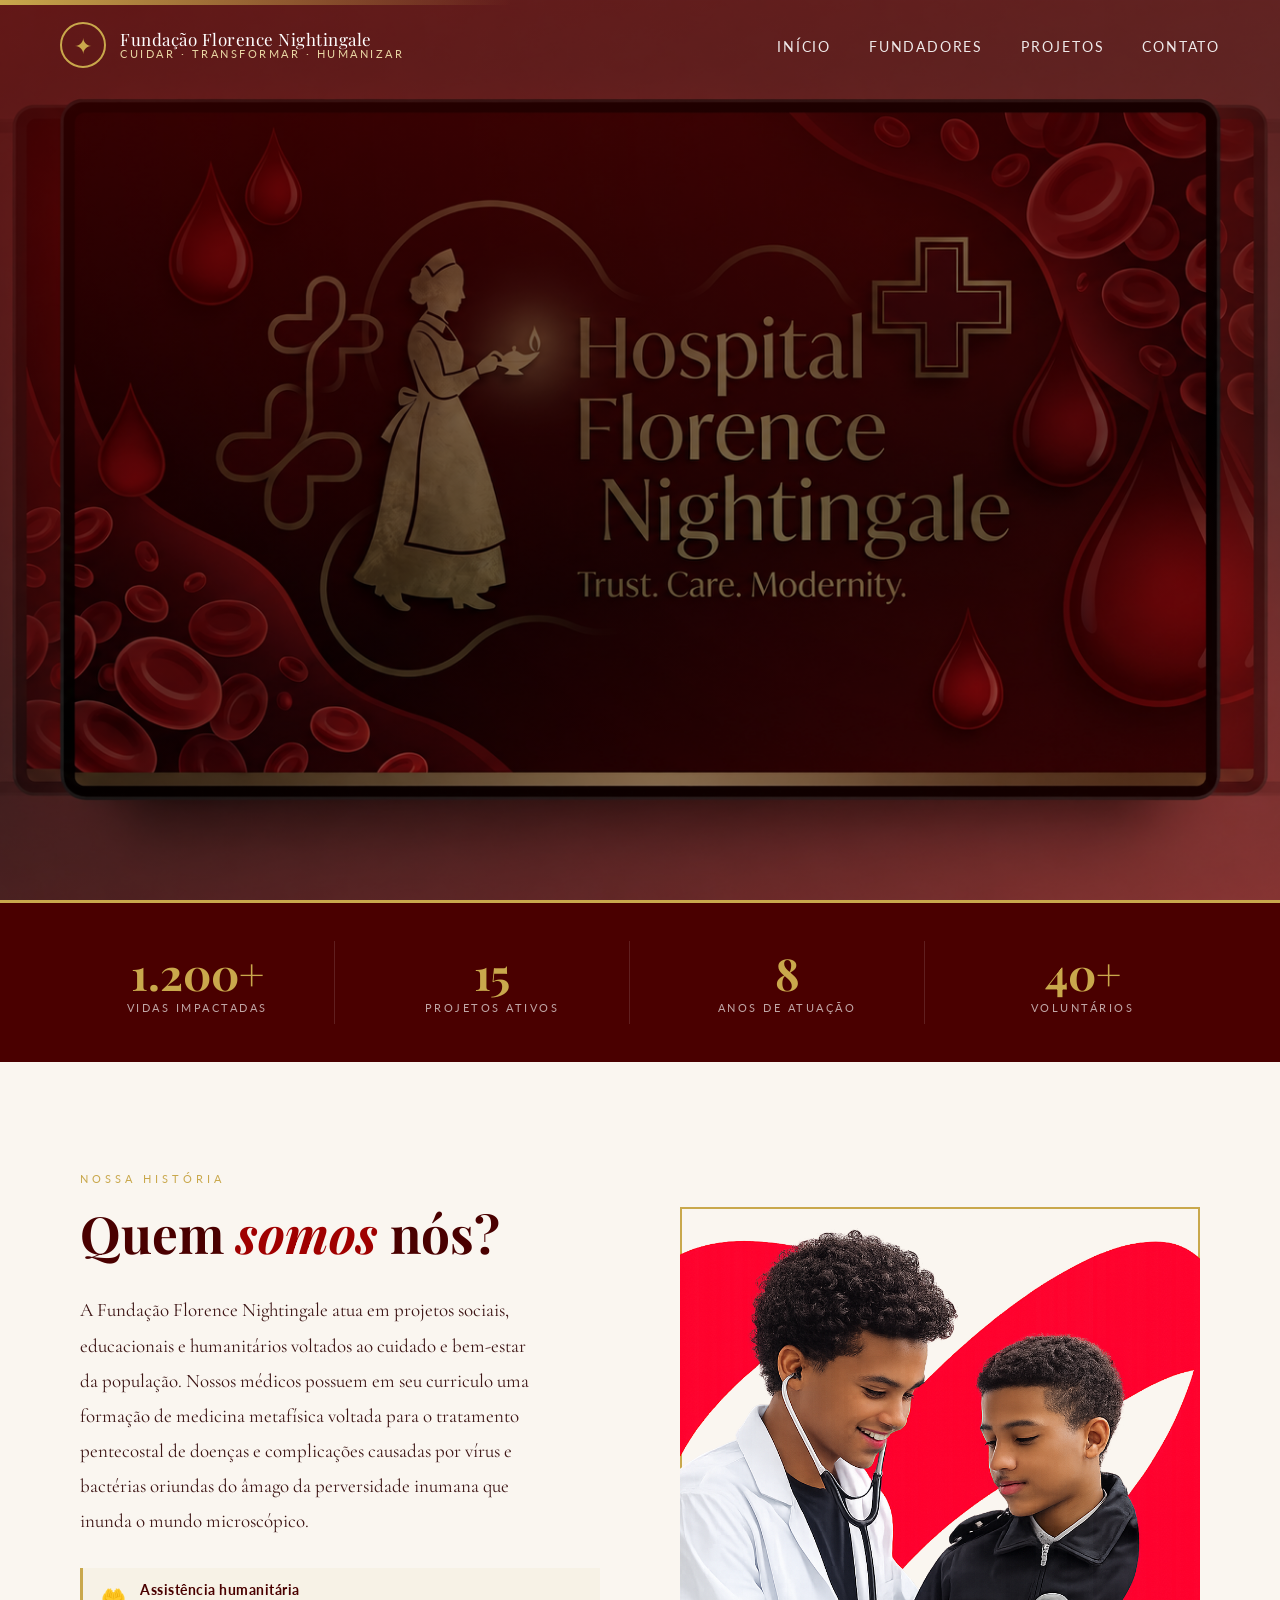
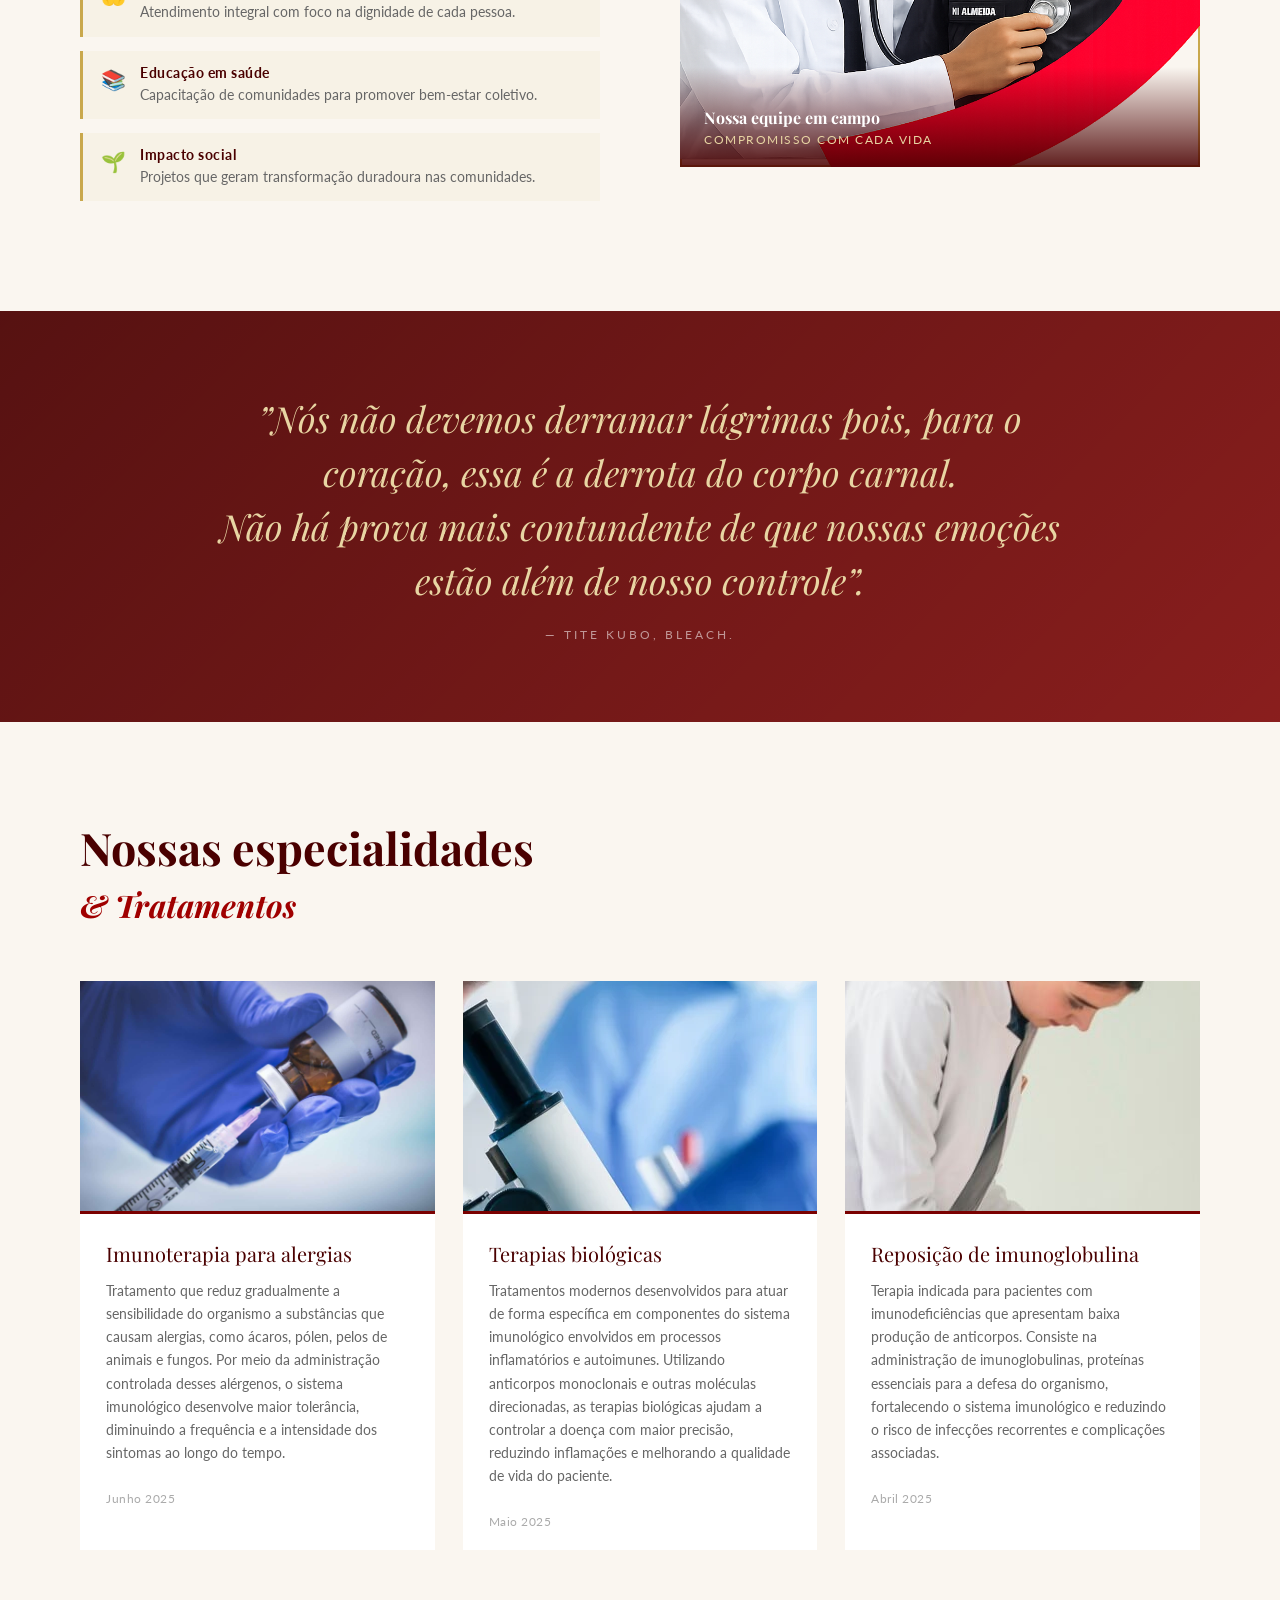
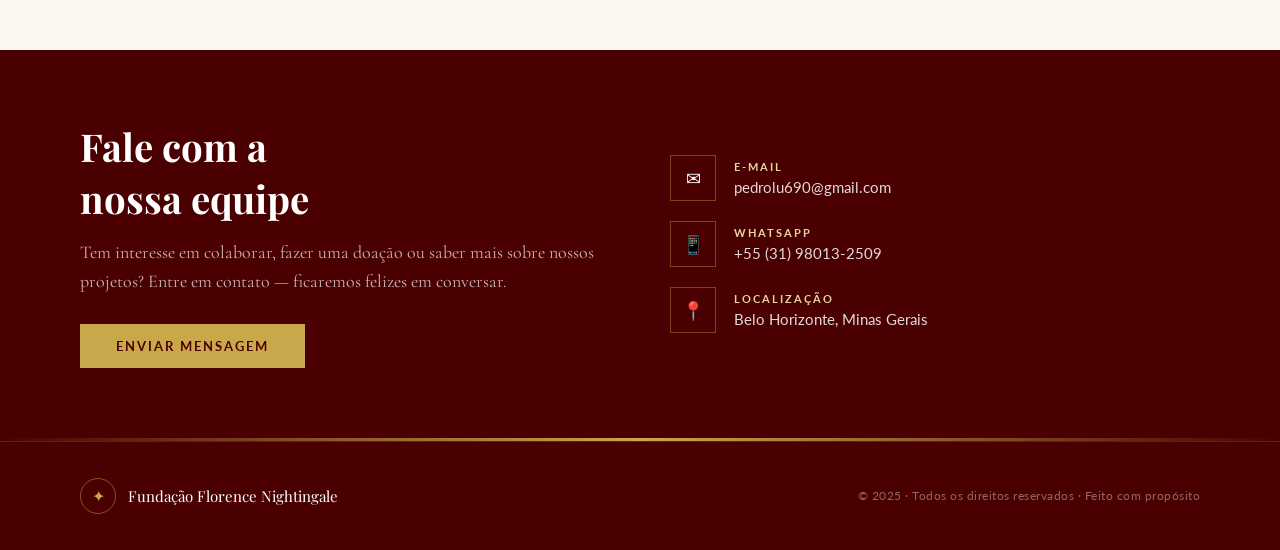
<file: index.html>
<!DOCTYPE html>
<html lang="pt-BR">

<head>
    <meta charset="UTF-8">
    <meta name="viewport" content="width=device-width, initial-scale=1.0">
    <title>Fundação Florence Nightingale</title>
    <link
        href="https://fonts.googleapis.com/css2?family=Playfair+Display:ital,wght@0,400;0,700;1,400&family=Cormorant+Garamond:wght@300;400;600&family=Lato:wght@300;400;700&display=swap"
        rel="stylesheet">

        <link rel = "stylesheet" href="css/css.css">
</head>

<body>

    <header id="header">
        <div class="logo-area">
            <div class="logo-icon">✦</div>
            <div class="logo-text">
                <span>Fundação Florence Nightingale</span>
                <span>Cuidar · Transformar · Humanizar</span>
            </div>
        </div>

          <nav>
            <ul>
                <li><a href="index.html">Início</a></li>
                <li><a href="fundadores.html">Fundadores</a></li>
                <li><a href="projeto.html">Projetos</a></li>
                <li><a href="#contato">Contato</a></li>
            </ul>
        </nav>

        <div class="hamburger" id="hamburger" aria-label="Menu" role="button" tabindex="0">
            <span></span><span></span><span></span>
        </div>
    </header>

    <div class="mobile-nav" id="mobileNav">
        <ul>
            <li><a href="index.html" class="mobile-link">Início</a></li>
            <li><a href="fundadores.html" class="mobile-link">Fundadores</a></li>
            <li><a href="projeto.html" class="mobile-link">Projetos</a></li>
            <li><a href="#contato" class="mobile-link">Contato</a></li>
        </ul>
    </div>

    <section class="hero" id="inicio">
    </section>

    <div class="stats-strip reveal">
        <div class="stat-item">
            <div class="stat-number">1.200+</div>
            <div class="stat-label">Vidas impactadas</div>
        </div>
        <div class="stat-item">
            <div class="stat-number">15</div>
            <div class="stat-label">Projetos ativos</div>
        </div>
        <div class="stat-item">
            <div class="stat-number">8</div>
            <div class="stat-label">Anos de atuação</div>
        </div>
        <div class="stat-item">
            <div class="stat-number">40+</div>
            <div class="stat-label">Voluntários</div>
        </div>
    </div>

    <section id="sobre" style="background: var(--cream);">
        <div class="section-quemsomos">
            <div class="reveal">
                <div class="section-label">Nossa história</div>
                <h2>Quem <em>somos</em> nós?</h2>
                <p>
                    A Fundação Florence Nightingale atua em projetos sociais,<br>
                    educacionais e humanitários voltados ao cuidado e bem-estar<br>
                    da população. Nossos médicos possuem em seu curriculo uma<br> formação de
                    medicina metafísica voltada para o tratamento<br> pentecostal de doenças
                    e complicações causadas por vírus e <br>bactérias oriundas do âmago da
                    perversidade inumana que<br> inunda o mundo microscópico.
                </p>

                <div class="values-list">
                    <div class="value-item">
                        <span class="value-icon">🤲</span>
                        <div class="value-text">
                            <strong>Assistência humanitária</strong>
                            <span>Atendimento integral com foco na dignidade de cada pessoa.</span>
                        </div>
                    </div>
                    <div class="value-item">
                        <span class="value-icon">📚</span>
                        <div class="value-text">
                            <strong>Educação em saúde</strong>
                            <span>Capacitação de comunidades para promover bem-estar coletivo.</span>
                        </div>
                    </div>
                    <div class="value-item">
                        <span class="value-icon">🌱</span>
                        <div class="value-text">
                            <strong>Impacto social</strong>
                            <span>Projetos que geram transformação duradoura nas comunidades.</span>
                        </div>
                    </div>
                </div>
            </div>

            <div class="image-frame reveal">
                <img src="imagens/imagem1.png" alt="Equipe da Fundação Florence Nightingale">
                <div class="image-caption">
                    <strong>Nossa equipe em campo</strong>
                    <span>Compromisso com cada vida</span>
                </div>
            </div>
        </div>
    </section>

    <div class="mission-break reveal">
        <blockquote>
            ”Nós não devemos derramar lágrimas pois, para o coração, essa é a derrota do corpo carnal.<br>
            Não há prova mais contundente de que nossas emoções estão além de nosso controle”.
        </blockquote>
        <cite>— Tite Kubo, Bleach.</cite>
    </div>

    <section class="noticias-section" id="projetos">
        <div class="section-header reveal">
            <h2>Nossas especialidades<br><em
                    style="font-family:'Playfair Display',serif; color:var(--crimson-light); font-style:italic; font-size:.7em;">&
                    Tratamentos</em></h2>
        </div>

        <div class="cards-grid">
            <div class="card reveal">
                <div class="card-img-wrap">
                    <img src="imagens/imunoterapia.jpg" alt="Imunoterapia" class="card-img">
                </div>
                <div class="card-body">
                    <div class="card-title">Imunoterapia para alergias</div>
                    <p class="card-excerpt">Tratamento que reduz gradualmente a sensibilidade do organismo a substâncias
                        que causam alergias, como ácaros, pólen, pelos de animais e fungos. Por meio da administração
                        controlada desses alérgenos, o sistema imunológico desenvolve maior tolerância, diminuindo a
                        frequência e a intensidade dos sintomas ao longo do tempo.</p>
                </div>
                <div class="card-footer">
                    <span class="card-date">Junho 2025</span>
                </div>
            </div>

            <div class="card reveal" style="transition-delay:.1s">
                <div class="card-img-wrap">
                    <div class="card-img"
                        style="background: linear-gradient(135deg,#7a0000,#a00000); display:flex; align-items:center; justify-content:center; font-size:52px;">
                        <img src="imagens/terapiabio.webp">
                    </div>
                </div>
                <div class="card-body">
                    <div class="card-title">Terapias biológicas</div>
                    <p class="card-excerpt">Tratamentos modernos desenvolvidos para atuar de forma específica em
                        componentes do sistema imunológico envolvidos em processos inflamatórios e autoimunes.
                        Utilizando anticorpos monoclonais e outras moléculas direcionadas, as terapias biológicas ajudam
                        a controlar a doença com maior precisão, reduzindo inflamações e melhorando a qualidade de vida
                        do paciente.</p>
                </div>
                <div class="card-footer">
                    <span class="card-date">Maio 2025</span>
                </div>
            </div>

            <div class="card reveal" style="transition-delay:.2s">
                <div class="card-img-wrap">
                    <div class="card-img"
                        style="background: linear-gradient(135deg,#4a0000,#7a0000); display:flex; align-items:center; justify-content:center; font-size:52px;">
                        <img src="imagens/imunoglobulina.jpeg">
                    </div>
                </div>
                <div class="card-body">
                    <div class="card-title">Reposição de imunoglobulina</div>
                    <p class="card-excerpt">Terapia indicada para pacientes com imunodeficiências que apresentam baixa
                        produção de anticorpos. Consiste na administração de imunoglobulinas, proteínas essenciais para
                        a defesa do organismo, fortalecendo o sistema imunológico e reduzindo o risco de infecções
                        recorrentes e complicações associadas.</p>
                </div>
                <div class="card-footer">
                    <span class="card-date">Abril 2025</span>
                </div>
            </div>
        </div>
    </section>

    <section class="contact-strip reveal" id="contato">
        <div class="contact-left">
            <h2>Fale com a<br>nossa equipe</h2>
            <p>Tem interesse em colaborar, fazer uma doação ou saber mais sobre nossos projetos? Entre em contato —
                ficaremos felizes em conversar.</p>
            <div style="margin-top:28px;">
                <a href="mailto:pedrolu690@gmail.com" class="btn-primary">Enviar mensagem</a>
            </div>
        </div>

        <div class="contact-info">
            <div class="contact-item">
                <div class="contact-item-icon">✉</div>
                <div class="contact-item-text">
                    <strong>E-mail</strong>
                    <span>pedrolu690@gmail.com</span>
                </div>
            </div>
            <div class="contact-item">
                <div class="contact-item-icon">📱</div>
                <div class="contact-item-text">
                    <strong>WhatsApp</strong>
                    <span>+55 (31) 98013-2509</span>
                </div>
            </div>
            <div class="contact-item">
                <div class="contact-item-icon">📍</div>
                <div class="contact-item-text">
                    <strong>Localização</strong>
                    <span>Belo Horizonte, Minas Gerais</span>
                </div>
            </div>
        </div>
    </section>

    <div class="footer-gold-line"></div>
    <footer>
        <div class="footer-brand">
            <div class="footer-brand-icon">✦</div>
            <div class="footer-brand-text">Fundação Florence Nightingale</div>
        </div>
        <p class="footer-copy">© 2025 · Todos os direitos reservados · Feito com propósito</p>
    </footer>

    <script>

        // Scrollar
        const header = document.getElementById("header");
        let lastScroll = 0;

        window.addEventListener("scroll", () => {
            const current = window.pageYOffset;
            header.classList.toggle("scrolled", current > 50);
            header.classList.toggle("hide", current > lastScroll && current > 120);
            lastScroll = current;
        });

        // menu barrinha
        const hamburger = document.getElementById("hamburger");
        const mobileNav = document.getElementById("mobileNav");

        hamburger.addEventListener("click", () => {
            hamburger.classList.toggle("active");
            mobileNav.classList.toggle("open");
        });

        document.querySelectorAll(".mobile-link").forEach(link => {
            link.addEventListener("click", () => {
                hamburger.classList.remove("active");
                mobileNav.classList.remove("open");
            });
        });

        const observer = new IntersectionObserver((entries) => {
            entries.forEach(e => {
                if (e.isIntersecting) {
                    e.target.classList.add("visible");
                    observer.unobserve(e.target);
                }
            });
        }, { threshold: 0.12 });

        document.querySelectorAll(".reveal").forEach(el => observer.observe(el));
    </script>
</body>

</html>
</file>
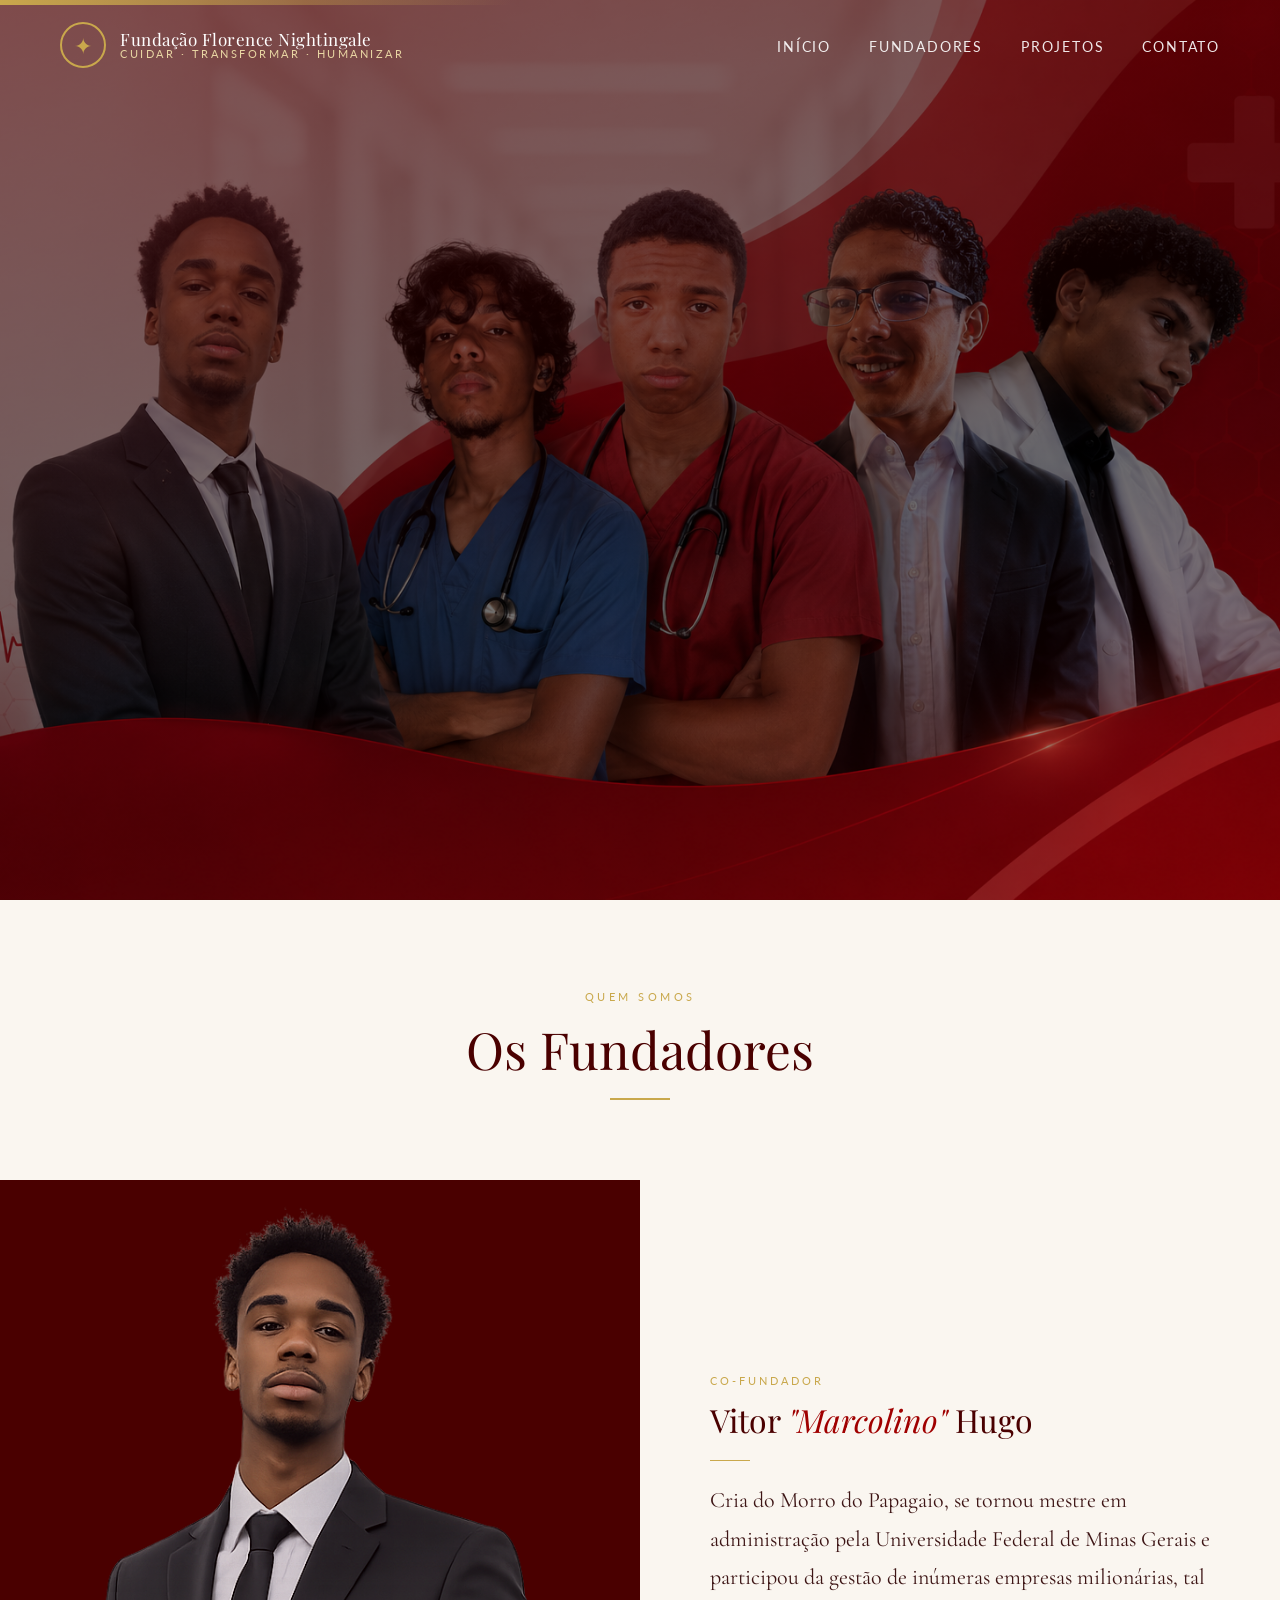
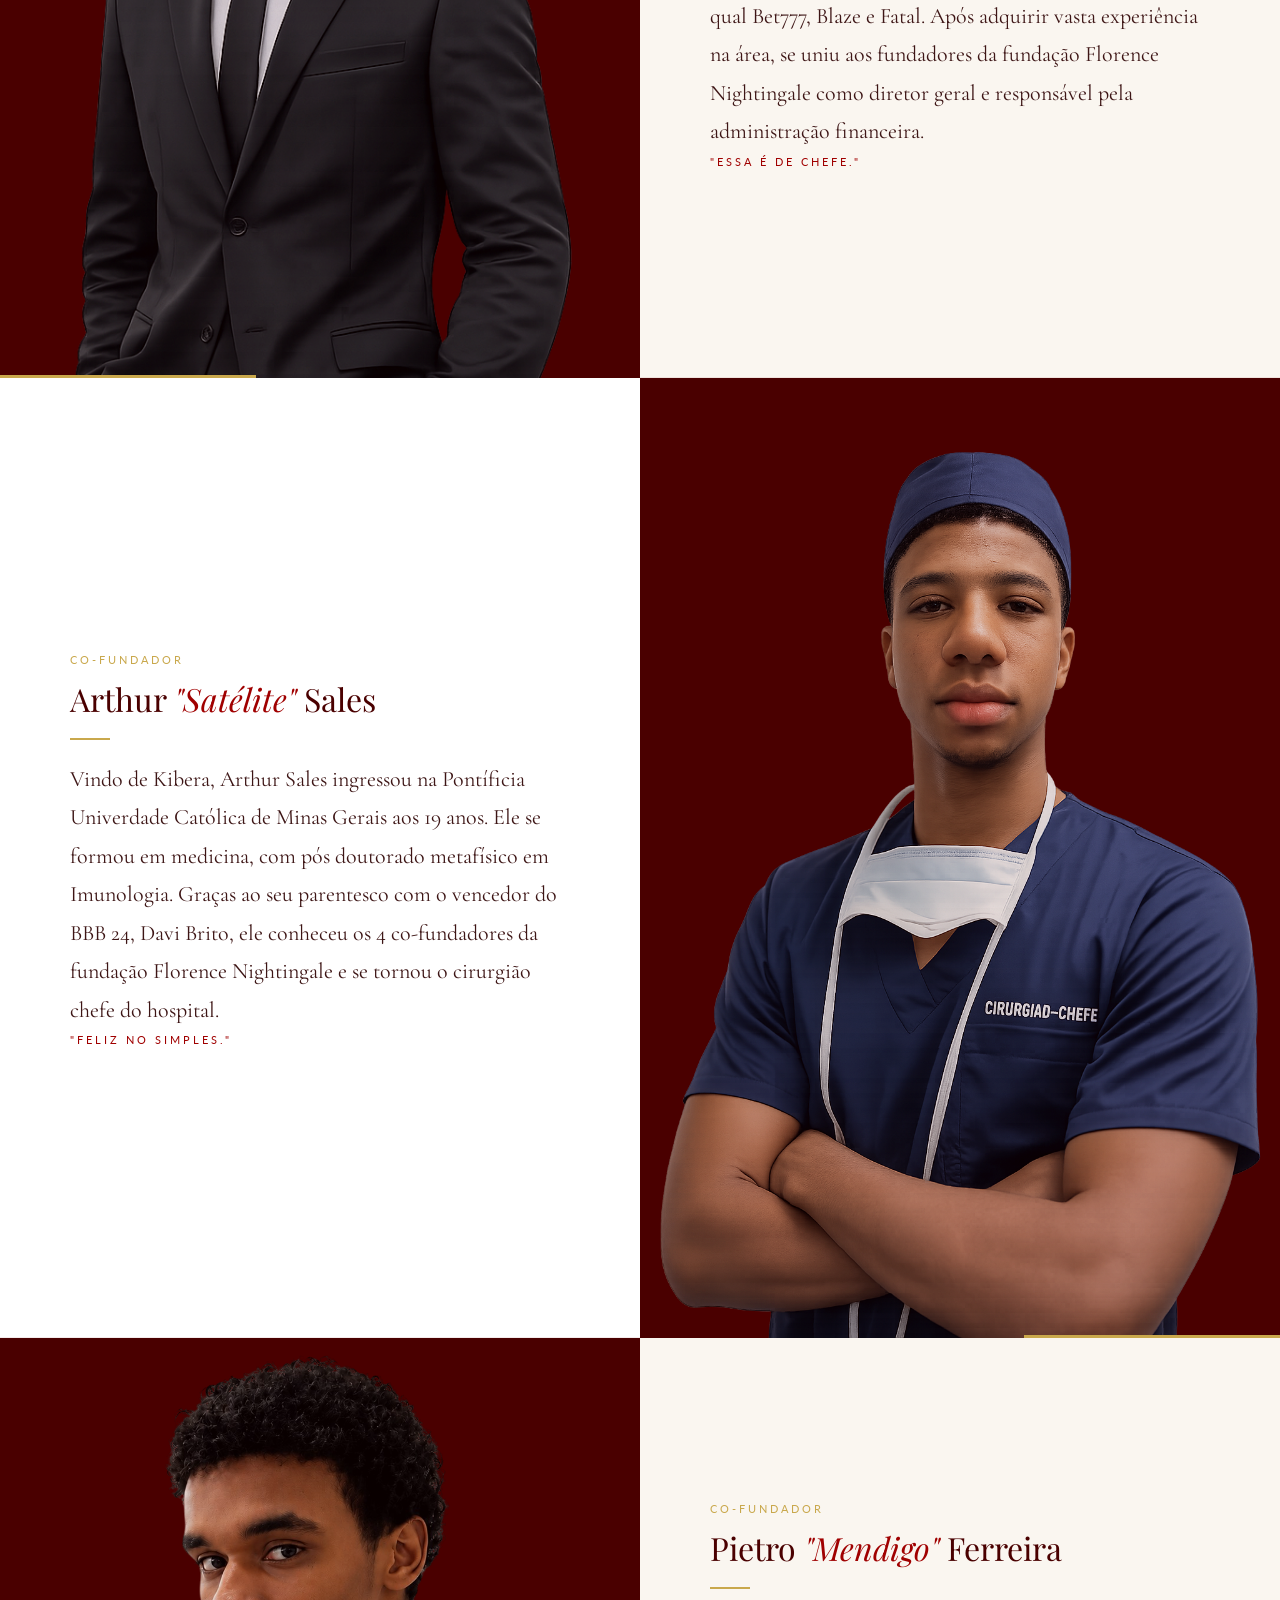
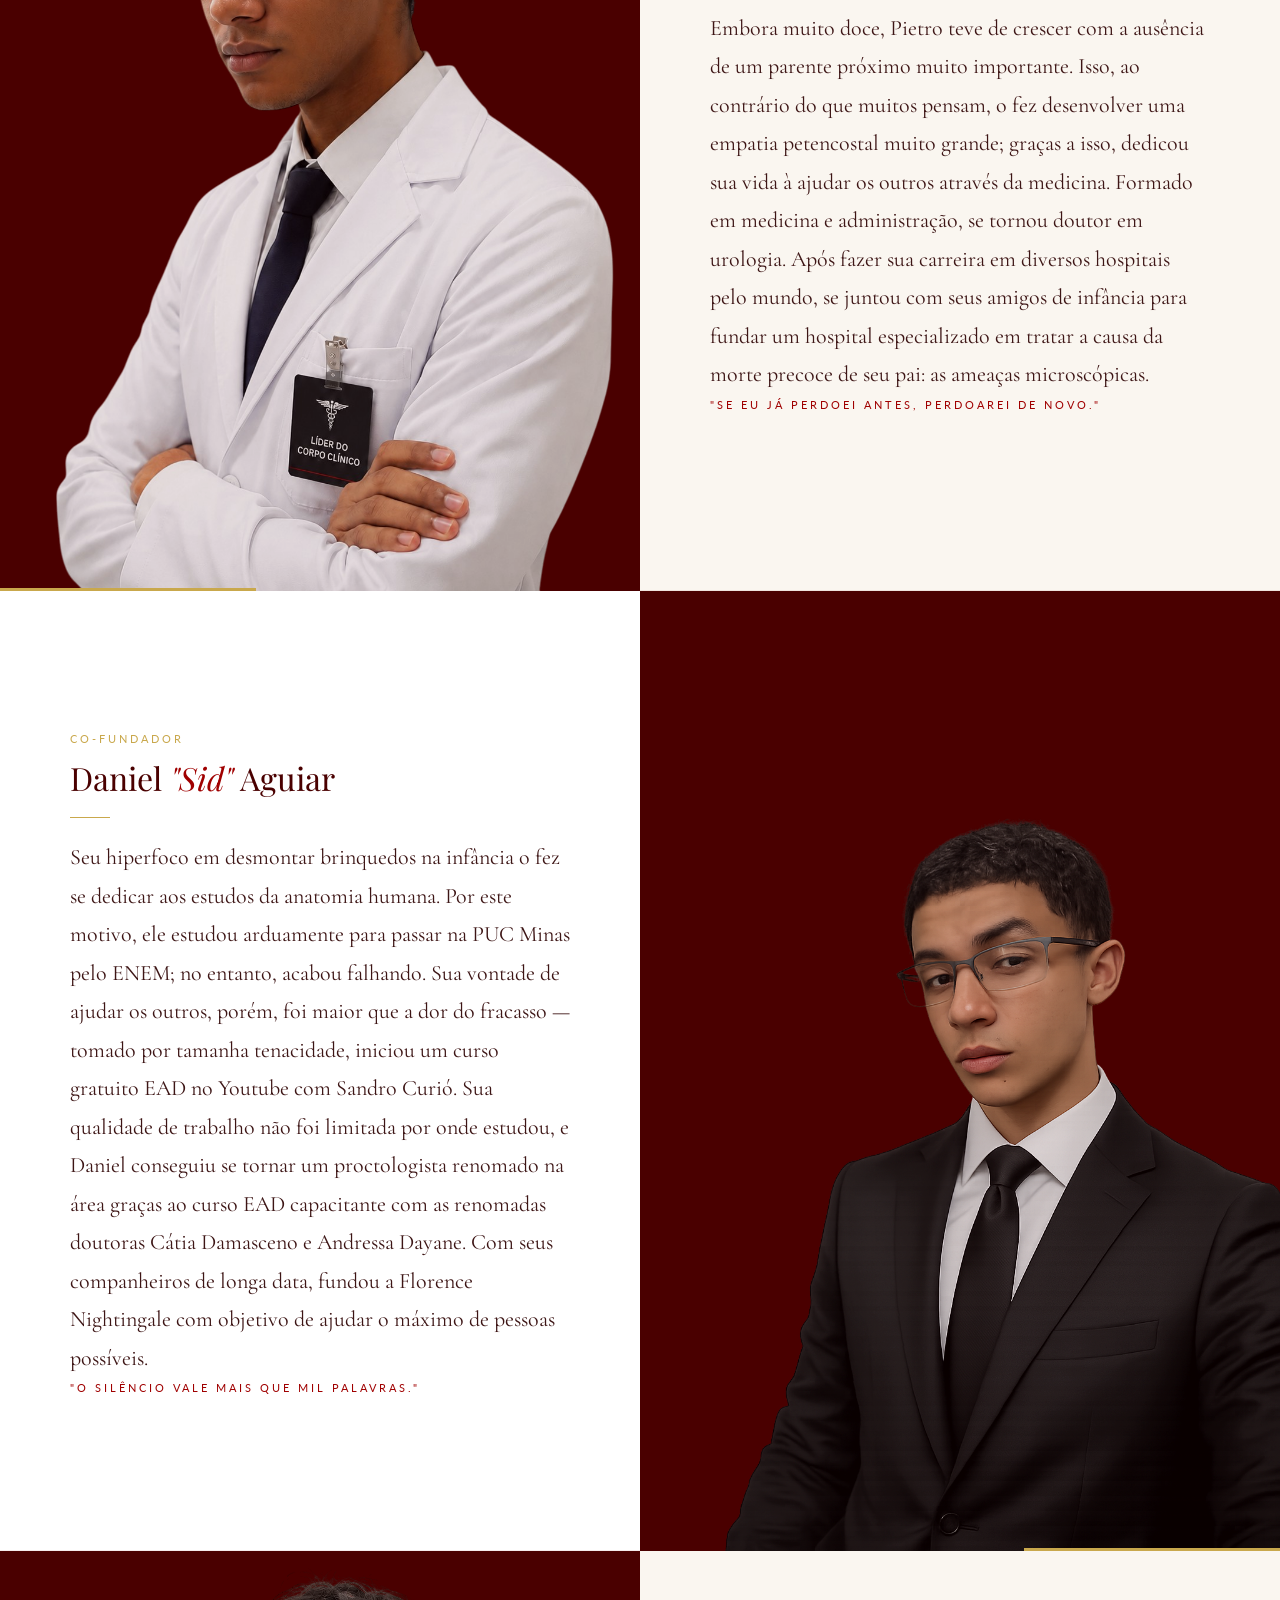
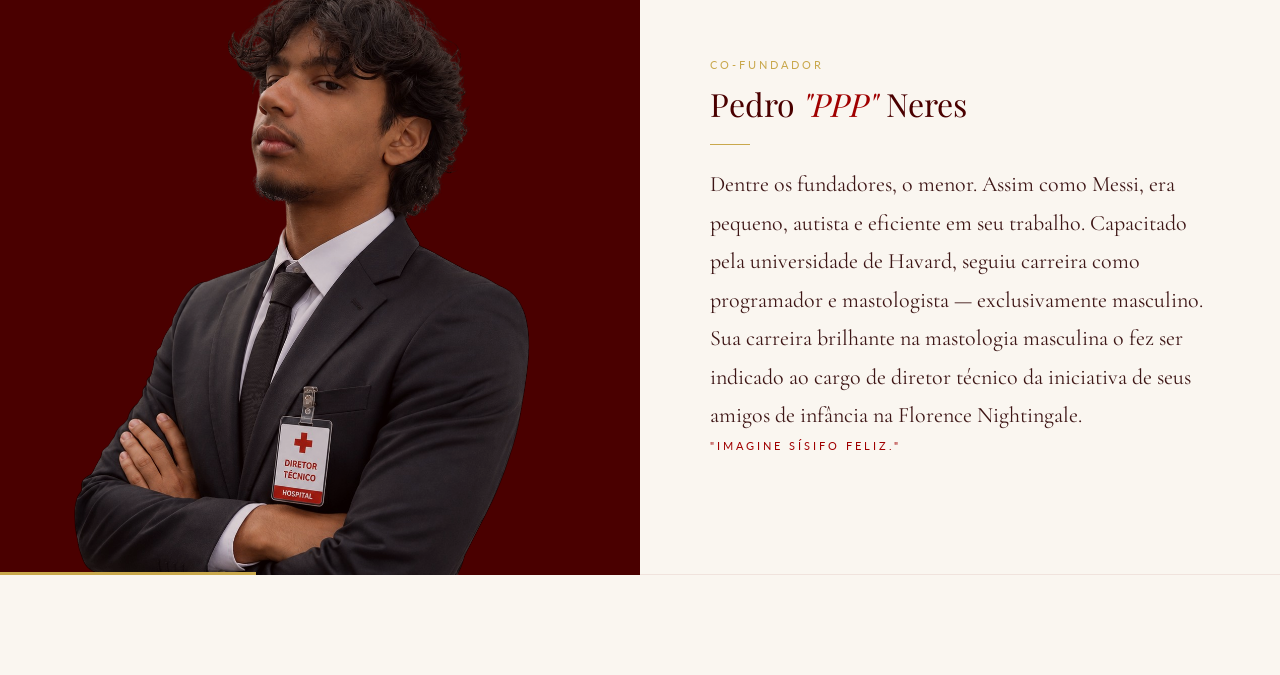
<file: fundadores.html>
<!DOCTYPE html>
<html lang="pt-BR">

<head>
    <meta charset="UTF-8">
    <meta name="viewport" content="width=device-width, initial-scale=1.0">
    <title>Fundação Florence Nightingale</title>
    <link
        href="https://fonts.googleapis.com/css2?family=Playfair+Display:ital,wght@0,400;0,700;1,400&family=Cormorant+Garamond:wght@300;400;600&family=Lato:wght@300;400;700&display=swap"
        rel="stylesheet">

    <link rel="stylesheet" href="css/css.css">

    <style>

 
    </style>
</head>

<BODY>

    <header id="header">
        <div class="logo-area">
            <div class="logo-icon">✦</div>
            <div class="logo-text">
                <span>Fundação Florence Nightingale</span>
                <span>Cuidar · Transformar · Humanizar</span>
            </div>
        </div>

        <nav>
            <ul>
                <li><a href="index.html">Início</a></li>
                <li><a href="fundadores.html">Fundadores</a></li>
                <li><a href="projeto.html">Projetos</a></li>
                <li><a href="#contato">Contato</a></li>
            </ul>
        </nav>

        <div class="hamburger" id="hamburger" aria-label="Menu" role="button" tabindex="0">
            <span></span><span></span><span></span>
        </div>
    </header>

    <div class="mobile-nav" id="mobileNav">
        <ul>
            <li><a href="index.html" class="mobile-link">Início</a></li>
            <li><a href="fundadores.html" class="mobile-link">Fundadores</a></li>
            <li><a href="projeto.html" class="mobile-link">Projetos</a></li>
            <li><a href="#contato" class="mobile-link">Contato</a></li>
        </ul>
    </div>

    <section class="hero dois">
    </section>

    <!-- Introdução da seção -->
    <div class="fundadores-intro">
        <span class="eyebrow">Quem somos</span>
        <h2>Os Fundadores</h2>
        <div class="divider-gold"></div>
    </div>

    <section class="informacao">

        <!-- Pedro -->
        <div class="membro">
            <div class="foto">
                <img src="imagens/marcolino.png" alt="Pedro Neres">
            </div>
            <div class="texto">
                <span class="cargo">Co-fundador</span>
                <h2>Vitor <span class="apelido">"Marcolino"</span> Hugo</h2>
                <div class="linha-divisor"></div>
                <p>Cria do Morro do Papagaio, se tornou mestre em administração pela Universidade Federal de Minas
                    Gerais e
                    participou da gestão
                    de inúmeras empresas milionárias, tal qual Bet777, Blaze e Fatal. Após adquirir vasta
                    experiência na área,
                    se uniu aos fundadores da fundação Florence Nightingale como diretor geral e responsável pela
                    administração financeira.</p>

                <span class="citacao">"Essa é de chefe."</span>
            </div>
        </div>

        <!-- Sales -->
        <div class="membro invertido">
            <div class="foto">
                <img src="imagens/sales.png" alt="Arthur Sales">
            </div>
            <div class="texto">
                <span class="cargo">Co-fundador</span>
                <h2>Arthur <span class="apelido">"Satélite"</span> Sales</h2>
                <div class="linha-divisor"></div>
                <p>Vindo de Kibera, Arthur Sales ingressou na Pontíficia Univerdade Católica de Minas Gerais aos 19
                    anos.
                    Ele se formou em medicina, com pós doutorado metafísico em Imunologia.
                    Graças ao seu parentesco com o vencedor do BBB 24, Davi Brito, ele conheceu os 4 co-fundadores da
                    fundação
                    Florence Nightingale e se tornou o cirurgião chefe do hospital.</p>

                <span class="citacao">"Feliz no simples."</span>
            </div>
        </div>

        <!-- Pietro -->
        <div class="membro">
            <div class="foto">
                <img src="imagens/pietro.png" alt="Pietro Ferreira">
            </div>
            <div class="texto">
                <span class="cargo">Co-fundador</span>
                <h2>Pietro <span class="apelido">"Mendigo"</span> Ferreira</h2>
                <div class="linha-divisor"></div>
                <p>Embora muito doce, Pietro teve de crescer com a ausência de um parente próximo muito importante.
                    Isso, ao contrário do que muitos pensam, o fez desenvolver uma empatia petencostal muito grande;
                    graças a isso, dedicou sua vida à ajudar os outros através da medicina. Formado em medicina e
                    administração, se tornou doutor em urologia. Após fazer sua carreira em diversos hospitais pelo
                    mundo, se juntou com seus amigos de infância para fundar um hospital especializado em tratar a causa
                    da morte precoce de seu pai: as ameaças microscópicas.
                </p>

                <span class="citacao">"Se eu já perdoei antes, perdoarei de novo."</span>
            </div>
        </div>

        <!-- Daniel -->
        <div class="membro invertido">
            <div class="foto">
                <img src="imagens/daniel.png" alt="Daniel Aguiar">
            </div>
            <div class="texto">
                <span class="cargo">Co-fundador</span>
                <h2>Daniel <span class="apelido">"Sid"</span> Aguiar</h2>
                <div class="linha-divisor"></div>
                <p>Seu hiperfoco em desmontar brinquedos na infância o fez se dedicar aos estudos da anatomia humana.
                    Por este motivo, ele estudou arduamente para passar na PUC Minas pelo ENEM; no entanto, acabou
                    falhando.
                    Sua vontade de ajudar os outros, porém, foi maior que a dor do fracasso — tomado por tamanha
                    tenacidade, iniciou um curso gratuito EAD no Youtube com Sandro Curió. Sua qualidade
                    de trabalho não foi limitada por onde estudou, e Daniel conseguiu
                    se tornar um proctologista renomado na área graças ao curso EAD capacitante com as renomadas
                    doutoras Cátia Damasceno e Andressa Dayane. Com seus companheiros de longa data, fundou a Florence
                    Nightingale com
                    objetivo de ajudar o máximo de pessoas possíveis.
                </p>
                <span class="citacao">"O silêncio vale mais que mil palavras."</span>
            </div>
        </div>

        <!-- Pedro -->
        <div class="membro ">
            <div class="foto">
                <img src="imagens/pedro.png" alt="Pedro Neres">
            </div>
            <div class="texto">
                <span class="cargo">Co-fundador</span>
                <h2>Pedro <span class="apelido">"PPP"</span> Neres</h2>
                <div class="linha-divisor"></div>
                <p>Dentre os fundadores, o menor. Assim como Messi, era pequeno, autista e eficiente em seu trabalho.
                    Capacitado pela universidade de Havard, seguiu carreira como programador e mastologista —
                    exclusivamente masculino.
                    Sua carreira brilhante na mastologia masculina o fez ser indicado ao cargo de diretor técnico da
                    iniciativa
                    de seus amigos de infância na Florence Nightingale.

                </p>
                <span class="citacao">"imagine sísifo feliz."</span>
            </div>
        </div>
    </section>
</BODY>
<script>

    // Scrollar
    const header = document.getElementById("header");
    let lastScroll = 0;

    window.addEventListener("scroll", () => {
        const current = window.pageYOffset;
        header.classList.toggle("scrolled", current > 50);
        header.classList.toggle("hide", current > lastScroll && current > 120);
        lastScroll = current;
    });

    // menu barrinha
    const hamburger = document.getElementById("hamburger");
    const mobileNav = document.getElementById("mobileNav");

    hamburger.addEventListener("click", () => {
        hamburger.classList.toggle("active");
        mobileNav.classList.toggle("open");
    });

    document.querySelectorAll(".mobile-link").forEach(link => {
        link.addEventListener("click", () => {
            hamburger.classList.remove("active");
            mobileNav.classList.remove("open");
        });
    });

    const observer = new IntersectionObserver((entries) => {
        entries.forEach(e => {
            if (e.isIntersecting) {
                e.target.classList.add("visible");
                observer.unobserve(e.target);
            }
        });
    }, { threshold: 0.12 });

    document.querySelectorAll(".reveal").forEach(el => observer.observe(el));
</script>

</html>
</file>
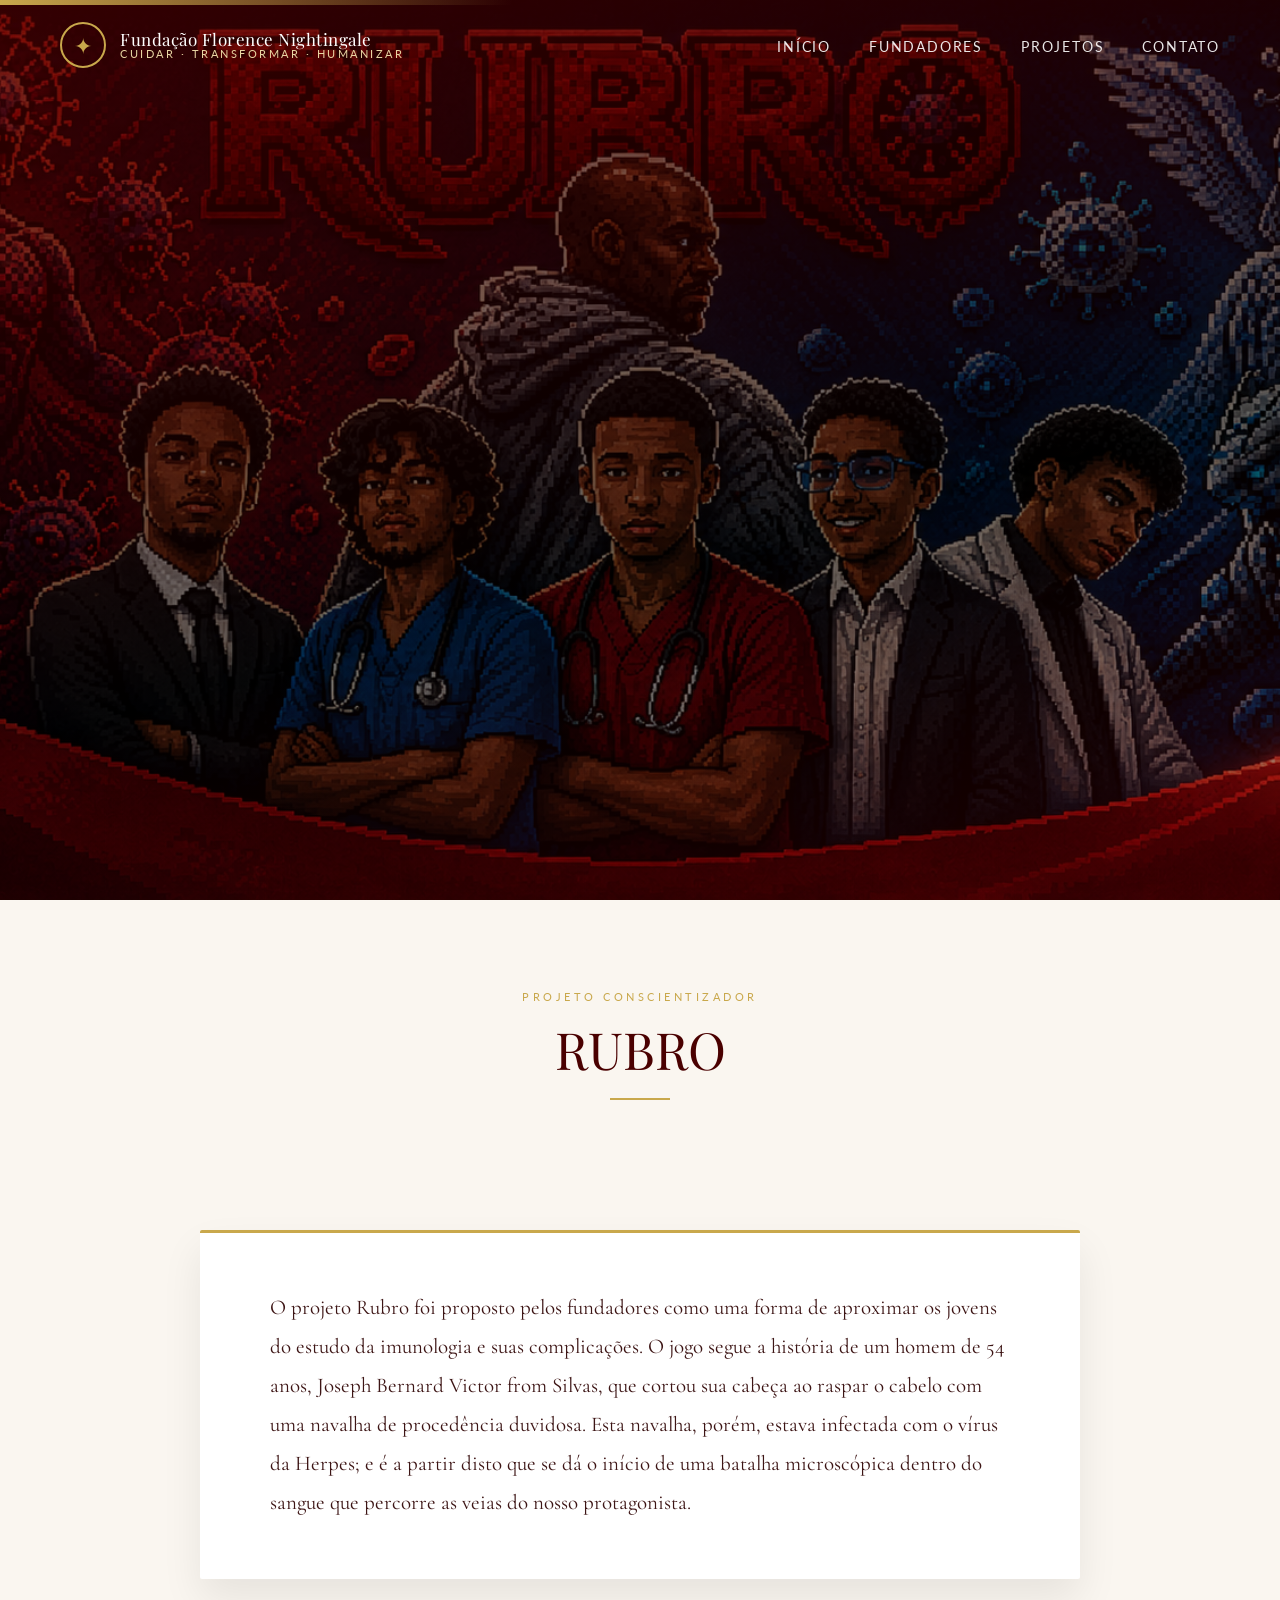
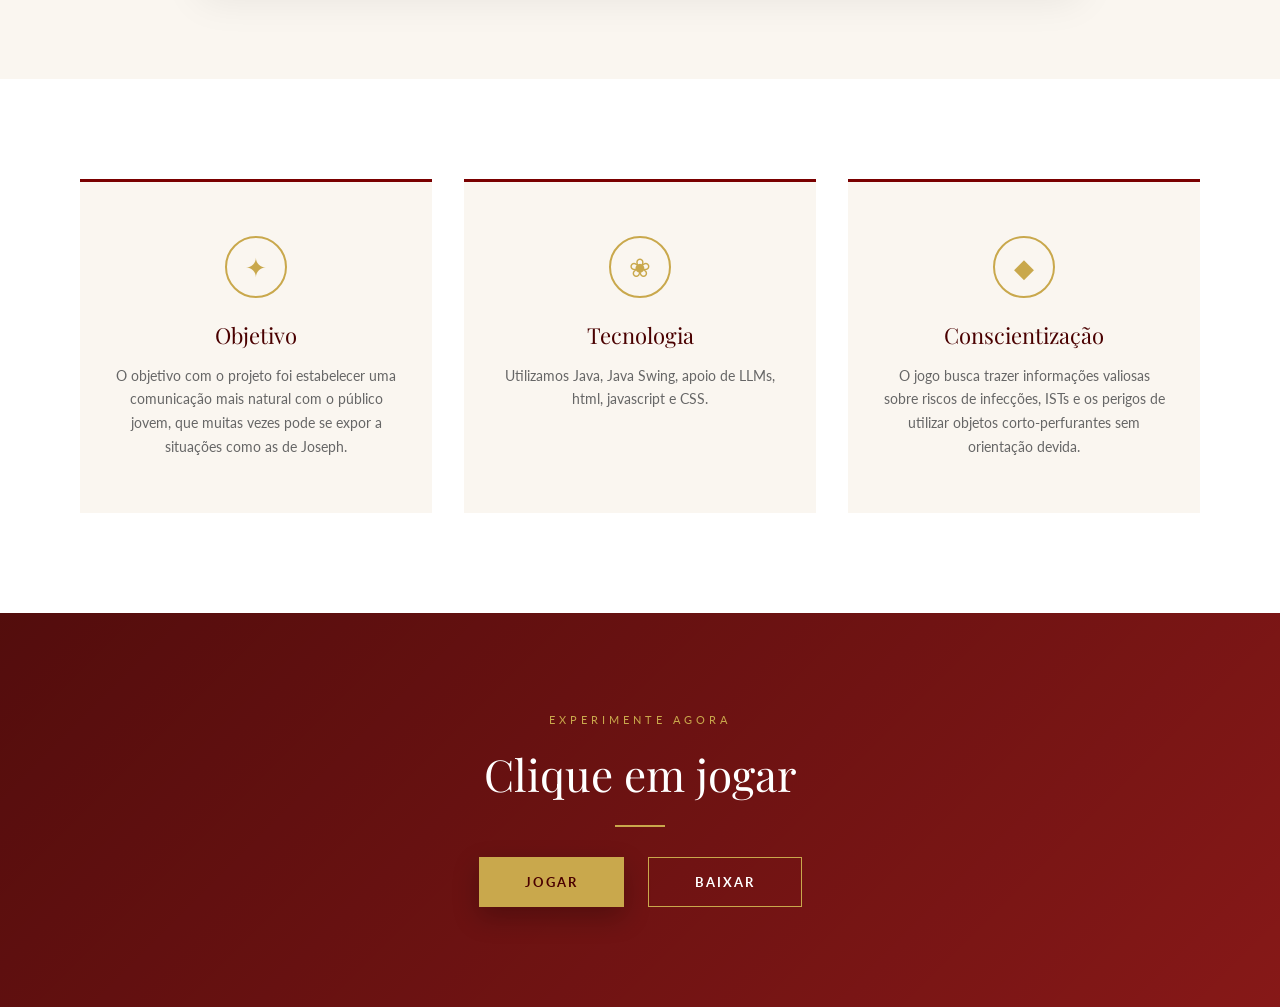
<file: projeto.html>
<!DOCTYPE html>
<html lang="en">

<head>
    <meta charset="UTF-8">
    <meta name="viewport" content="width=device-width, initial-scale=1.0">
    <title>Fundação Florence Nightingale</title>
    <link
        href="https://fonts.googleapis.com/css2?family=Playfair+Display:ital,wght@0,400;0,700;1,400&family=Cormorant+Garamond:wght@300;400;600&family=Lato:wght@300;400;700&display=swap"
        rel="stylesheet">

    <link rel="stylesheet" href="css/css.css">
</head>

<body>

    <header id="header">
        <div class="logo-area">
            <div class="logo-icon">✦</div>
            <div class="logo-text">
                <span>Fundação Florence Nightingale</span>
                <span>Cuidar · Transformar · Humanizar</span>
            </div>
        </div>

        <nav>
            <ul>
                <li><a href="index.html">Início</a></li>
                <li><a href="fundadores.html">Fundadores</a></li>
                <li><a href="projeto.html">Projetos</a></li>
                <li><a href="#contato">Contato</a></li>
            </ul>
        </nav>

        <div class="hamburger" id="hamburger" aria-label="Menu" role="button" tabindex="0">
            <span></span><span></span><span></span>
        </div>
    </header>

    <div class="mobile-nav" id="mobileNav">
        <ul>
            <li><a href="index.html" class="mobile-link">Início</a></li>
            <li><a href="fundadores.html" class="mobile-link">Fundadores</a></li>
            <li><a href="projeto.html" class="mobile-link">Projetos</a></li>
            <li><a href="#contato" class="mobile-link">Contato</a></li>
        </ul>
    </div>

    <section class="hero tres" id="inicio">
    </section>

    <div class="fundadores-intro">
        <span class="eyebrow">Projeto Conscientizador</span>
        <h2>RUBRO</h2>
        <div class="divider-gold"></div>
    </div>

    <section class="projeto-descricao">
        <div class="container-projeto">
            <div class="projeto-texto">
                <div class="projeto-card">
                    <p>
                        O projeto Rubro foi proposto pelos fundadores como uma forma de aproximar os jovens
                        do estudo da imunologia e suas complicações. O jogo segue a história de um homem de 54 anos,
                        Joseph Bernard Victor from Silvas, que cortou sua cabeça ao raspar o cabelo com uma navalha
                        de procedência duvidosa. Esta navalha, porém, estava infectada com o vírus da Herpes; e é a
                        partir disto que se dá o início de uma batalha microscópica dentro do sangue que percorre as
                        veias do nosso protagonista.
                    </p>
                </div>
            </div>
        </div>
    </section>

    <section class="projeto-destaques">
        <div class="destaques-grid">

            <div class="destaque-card">
                <div class="destaque-icone">✦</div>
                <h3>Objetivo</h3>
                <p>O objetivo com o projeto foi estabelecer uma comunicação mais natural
                    com o público jovem, que muitas vezes pode se expor a situações como as
                    de Joseph.
                </p>
            </div>

            <div class="destaque-card">
                <div class="destaque-icone">❀</div>
                <h3>Tecnologia</h3>
                <p>Utilizamos Java, Java Swing, apoio de LLMs, html, javascript e CSS.</p>
            </div>

            <div class="destaque-card">
                <div class="destaque-icone">◆</div>
                <h3>Conscientização</h3>
                <p>O jogo busca trazer informações valiosas sobre riscos de infecções, ISTs e os perigos de utilizar
                    objetos corto-perfurantes sem orientação devida.</p>
            </div>

        </div>
    </section>

    <section class="projeto-acoes">
        <span class="section-label">Experimente Agora</span>
        <h2>Clique em jogar</h2>
        <div class="divisor-ouro"></div>
        <div class="acoes-botoes">
            <button class="jogo btn-jogar-premium" onclick="abrirJogo()">Jogar</button>
            <button class="jogo btn-baixar-premium" onclick="baixar()">Baixar</button>
        </div>
    </section>


</body>

<script>
    function abrirJogo() {
        window.location.href = "rubro2://jogar";

    }

    function baixar() {
        window.location.href =
            "https://github.com/pedro-mais-aurq/rubro_site/releases/download/v1.0/Rubro2.zip";
    }
</script>

</html>
</file>
<file: css/css.css>
:root {
    --crimson: #7a0000;
    --crimson-dark: #4a0000;
    --crimson-light: #a00000;
    --gold: #c9a84c;
    --gold-light: #e8d5a3;
    --cream: #faf6f0;
    --white: #ffffff;
    --text-dark: #1a0a0a;
    --text-mid: #3d1515;
    --shadow: rgba(74, 0, 0, 0.18);
}

*,
*::before,
*::after {
    margin: 0;
    padding: 0;
    box-sizing: border-box;
}

html {
    scroll-behavior: smooth;
}

body {
    font-family: 'Lato', sans-serif;
    background: var(--cream);
    color: var(--text-dark);
    overflow-x: hidden;
}

::-webkit-scrollbar {
    width: 6px;
}

::-webkit-scrollbar-track {
    background: var(--cream);
}

::-webkit-scrollbar-thumb {
    background: var(--crimson);
    border-radius: 3px;
}

#header {
    position: fixed;
    top: 0;
    left: 0;
    width: 100%;
    height: 90px;
    padding: 0 60px;
    display: flex;
    align-items: center;
    justify-content: space-between;
    background: transparent;
    transition: all .45s cubic-bezier(.4, 0, .2, 1);
    z-index: 999;
}

#header.scrolled {
    background: rgba(74, 0, 0, 0.96);
    backdrop-filter: blur(14px);
    box-shadow: 0 2px 30px rgba(0, 0, 0, .25);
    height: 72px;
}

#header.hide {
    transform: translateY(-100%);
}

.logo-area {
    display: flex;
    align-items: center;
    gap: 14px;
}

.logo-icon {
    width: 46px;
    height: 46px;
    border: 2px solid var(--gold);
    border-radius: 50%;
    display: flex;
    align-items: center;
    justify-content: center;
    font-size: 22px;
    color: var(--gold);
    flex-shrink: 0;
    transition: transform .3s;
}

#header.scrolled .logo-icon {
    transform: scale(.9);
}

.logo-text {
    display: flex;
    flex-direction: column;
    line-height: 1.1;
}

.logo-text span:first-child {
    font-family: 'Playfair Display', serif;
    font-size: 17px;
    color: var(--white);
    letter-spacing: .5px;
}

.logo-text span:last-child {
    font-family: 'Lato', sans-serif;
    font-size: 11px;
    color: var(--gold-light);
    letter-spacing: 2.5px;
    text-transform: uppercase;
}

nav ul {
    display: flex;
    gap: 38px;
    list-style: none;
}

nav a {
    color: rgba(255, 255, 255, .9);
    text-decoration: none;
    font-family: 'Lato', sans-serif;
    font-size: 13.5px;
    letter-spacing: 1.8px;
    text-transform: uppercase;
    position: relative;
    padding-bottom: 4px;
    transition: color .3s;
}

nav a::after {
    content: '';
    position: absolute;
    bottom: 0;
    left: 0;
    width: 0;
    height: 1.5px;
    background: var(--gold);
    transition: width .35s ease;
}

nav a:hover {
    color: var(--gold-light);
}

nav a:hover::after {
    width: 100%;
}

.hamburger {
    display: none;
    flex-direction: column;
    gap: 5px;
    cursor: pointer;
    padding: 6px;
}

.hamburger span {
    display: block;
    width: 26px;
    height: 2px;
    background: white;
    border-radius: 2px;
    transition: all .35s;
}

.hamburger.active span:nth-child(1) {
    transform: translateY(7px) rotate(45deg);
}

.hamburger.active span:nth-child(2) {
    opacity: 0;
}

.hamburger.active span:nth-child(3) {
    transform: translateY(-7px) rotate(-45deg);
}

.mobile-nav {
    display: none;
    position: fixed;
    top: 72px;
    left: 0;
    right: 0;
    background: rgba(74, 0, 0, .98);
    backdrop-filter: blur(14px);
    padding: 30px 40px;
    z-index: 998;
    transform: translateY(-20px);
    opacity: 0;
    transition: all .35s ease;
    pointer-events: none;
}

.mobile-nav.open {
    opacity: 1;
    transform: translateY(0);
    pointer-events: all;
}

.mobile-nav ul {
    list-style: none;
    display: flex;
    flex-direction: column;
    gap: 22px;
}

.mobile-nav a {
    color: white;
    text-decoration: none;
    font-size: 15px;
    letter-spacing: 2px;
    text-transform: uppercase;
}

.mobile-nav a:hover {
    color: var(--gold-light);
}


.hero {
    position: relative;
    min-height: 100vh;
    background:
        linear-gradient(165deg, rgba(74, 0, 0, .7) 0%, rgba(0, 0, 0, .55) 60%, rgba(74, 0, 0, .4) 100%),
        url("../imagens/hero.png") center/cover no-repeat;
    display: flex;
    align-items: center;
    justify-content: center;
    text-align: center;
    overflow: hidden;
}

.hero.dois {
    background:
        linear-gradient(165deg, rgba(74, 0, 0, .7) 0%, rgba(0, 0, 0, .55) 60%, rgba(74, 0, 0, .4) 100%),
        url("../imagens/hero2.png") center/cover no-repeat;
}

.hero.tres {
    background:
        linear-gradient(165deg, rgba(74, 0, 0, .7) 0%, rgba(0, 0, 0, .55) 60%, rgba(74, 0, 0, .4) 100%),
        url("../imagens/hero3.png") center/cover no-repeat;
}


.hero::before {
    content: '';
    position: absolute;
    top: 0;
    left: 0;
    width: 40%;
    height: 5px;
    background: linear-gradient(90deg, var(--gold), transparent);
}

.btn-primary {
    background: var(--gold);
    color: var(--crimson-dark);
    border: none;
    padding: 14px 36px;
    font-family: 'Lato', sans-serif;
    font-size: 13px;
    letter-spacing: 2px;
    text-transform: uppercase;
    cursor: pointer;
    text-decoration: none;
    display: inline-block;
    transition: all .3s;
    font-weight: 700;
}

.btn-primary:hover {
    background: var(--gold-light);
    transform: translateY(-2px);
    box-shadow: 0 8px 24px rgba(0, 0, 0, .25);
}

.btn-outline {
    background: transparent;
    color: white;
    border: 1.5px solid rgba(255, 255, 255, .5);
    padding: 14px 36px;
    font-family: 'Lato', sans-serif;
    font-size: 13px;
    letter-spacing: 2px;
    text-transform: uppercase;
    cursor: pointer;
    text-decoration: none;
    display: inline-block;
    transition: all .3s;
}

.btn-outline:hover {
    border-color: var(--gold);
    color: var(--gold-light);
    transform: translateY(-2px);
}




.stats-strip {
    background: var(--crimson-dark);
    padding: 38px 60px;
    display: grid;
    grid-template-columns: repeat(4, 1fr);
    gap: 20px;
    border-top: 3px solid var(--gold);
}

.stat-item {
    text-align: center;
    color: white;
    padding: 10px;
    border-right: 1px solid rgba(255, 255, 255, .12);
}

.stat-item:last-child {
    border-right: none;
}

.stat-number {
    font-family: 'Playfair Display', serif;
    font-size: 44px;
    font-weight: 700;
    color: var(--gold);
    line-height: 1;
}

.stat-label {
    font-size: 11px;
    letter-spacing: 2.5px;
    text-transform: uppercase;
    color: rgba(255, 255, 255, .65);
    margin-top: 6px;
}

.section-quemsomos {
    padding: 110px 80px;
    display: grid;
    grid-template-columns: 1fr 1fr;
    gap: 80px;
    align-items: center;
    max-width: 1300px;
    margin: 0 auto;
}

.section-label {
    font-size: 11px;
    letter-spacing: 4px;
    text-transform: uppercase;
    color: var(--gold);
    margin-bottom: 18px;
    display: flex;
    align-items: center;
    gap: 12px;
}

.section-quemsomos h2 {
    font-family: 'Playfair Display', serif;
    font-size: clamp(34px, 4vw, 52px);
    color: var(--crimson-dark);
    line-height: 1.2;
    margin-bottom: 28px;
}

.section-quemsomos h2 em {
    font-style: italic;
    color: var(--crimson-light);
}

.section-quemsomos p {
    font-family: 'Cormorant Garamond', serif;
    font-size: 19px;
    line-height: 1.85;
    color: var(--text-mid);
    margin-bottom: 22px;
}

.values-list {
    margin-top: 30px;
    display: flex;
    flex-direction: column;
    gap: 14px;
}

.value-item {
    display: flex;
    align-items: flex-start;
    gap: 14px;
    padding: 14px 18px;
    border-left: 3px solid var(--gold);
    background: rgba(201, 168, 76, .06);
}

.value-icon {
    font-size: 20px;
    flex-shrink: 0;
    margin-top: 2px;
}

.value-text strong {
    display: block;
    font-family: 'Lato', sans-serif;
    font-size: 13.5px;
    font-weight: 700;
    color: var(--crimson-dark);
    letter-spacing: .5px;
    margin-bottom: 3px;
}

.value-text span {
    font-size: 13.5px;
    color: #666;
    line-height: 1.5;
}

.image-frame {
    position: relative;
}

.image-frame::before {
    content: '';
    position: absolute;
    width: 100%;
    height: 100%;
    border: 2px solid var(--gold);
    z-index: 0;
    pointer-events: none;
}

.image-frame img {
    width: 100%;
    height: 560px;
    object-fit: cover;
    position: relative;
    z-index: 1;
    display: block;
}

.image-caption {
    position: absolute;
    bottom: 0;
    left: 0;
    right: 0;
    z-index: 2;
    background: linear-gradient(transparent, rgba(74, 0, 0, .88));
    padding: 40px 24px 20px;
    color: white;
}

.image-caption strong {
    font-family: 'Playfair Display', serif;
    font-size: 16px;
    display: block;
}

.image-caption span {
    font-size: 12px;
    letter-spacing: 1.5px;
    text-transform: uppercase;
    color: var(--gold-light);
}

.mission-break {
    background:
        linear-gradient(135deg, rgba(74, 0, 0, .93) 0%, rgba(122, 0, 0, .88) 100%);
    padding: 80px 80px;
    text-align: center;
    color: white;
}

.mission-break blockquote {
    font-family: 'Playfair Display', serif;
    font-size: clamp(22px, 3vw, 36px);
    font-style: italic;
    max-width: 900px;
    margin: 0 auto;
    line-height: 1.5;
    color: var(--gold-light);
}

.mission-break cite {
    display: block;
    margin-top: 20px;
    font-size: 12px;
    letter-spacing: 3px;
    text-transform: uppercase;
    color: rgba(255, 255, 255, .55);
    font-style: normal;
}

.noticias-section {
    padding: 100px 80px;
    background: var(--cream);
}

.section-header {
    display: flex;
    align-items: flex-end;
    justify-content: space-between;
    margin-bottom: 56px;
}

.section-header h2 {
    font-family: 'Playfair Display', serif;
    font-size: clamp(32px, 3.5vw, 46px);
    color: var(--crimson-dark);
    line-height: 1.15;
}

.section-header a {
    font-size: 12px;
    letter-spacing: 2.5px;
    text-transform: uppercase;
    color: var(--crimson);
    text-decoration: none;
    border-bottom: 1px solid var(--crimson);
    padding-bottom: 2px;
    transition: opacity .3s;
    white-space: nowrap;
}

.section-header a:hover {
    opacity: .6;
}

.cards-grid {
    display: grid;
    grid-template-columns: repeat(3, 1fr);
    gap: 28px;
}

.card {
    background: white;
    overflow: hidden;
    transition: transform .35s ease, box-shadow .35s ease;
    cursor: pointer;
}

.card:hover {
    transform: translateY(-8px);
    box-shadow: 0 20px 50px var(--shadow);
}

.card-img {
    width: 100%;
    height: 230px;
    object-fit: cover;
    display: block;
    background: #ddd;
    transition: transform .5s ease;
}

.card:hover .card-img {
    transform: scale(1.05);
}

.card-img-wrap {
    overflow: hidden;
}

.card-body {
    padding: 26px 26px 28px;
    border-top: 3px solid var(--crimson);
}

.card-tag {
    font-size: 10px;
    letter-spacing: 2.5px;
    text-transform: uppercase;
    color: var(--gold);
    margin-bottom: 10px;
    display: block;
}

.card-title {
    font-family: 'Playfair Display', serif;
    font-size: 20px;
    color: var(--crimson-dark);
    line-height: 1.35;
    margin-bottom: 12px;
}

.card-excerpt {
    font-size: 14px;
    color: #666;
    line-height: 1.65;
}

.card-footer {
    padding: 0 26px 22px;
    display: flex;
    align-items: center;
    justify-content: space-between;
}

.card-date {
    font-size: 11.5px;
    color: #aaa;
    letter-spacing: .5px;
}

.card-link {
    font-size: 11px;
    letter-spacing: 2px;
    text-transform: uppercase;
    color: var(--crimson);
    text-decoration: none;
    font-weight: 700;
    transition: color .3s;
}

.card-link:hover {
    color: var(--gold);
}


.contact-strip {
    background: var(--crimson-dark);
    padding: 70px 80px;
    display: grid;
    grid-template-columns: 1fr 1fr;
    gap: 60px;
    align-items: center;
}

.contact-left h2 {
    font-family: 'Playfair Display', serif;
    font-size: clamp(28px, 3vw, 40px);
    color: white;
    margin-bottom: 14px;
}

.contact-left p {
    font-family: 'Cormorant Garamond', serif;
    font-size: 18px;
    color: rgba(255, 255, 255, .7);
    line-height: 1.6;
}

.contact-info {
    display: flex;
    flex-direction: column;
    gap: 20px;
}

.contact-item {
    display: flex;
    align-items: center;
    gap: 18px;
    color: white;
}

.contact-item-icon {
    width: 46px;
    height: 46px;
    border: 1.5px solid rgba(201, 168, 76, .4);
    display: flex;
    align-items: center;
    justify-content: center;
    font-size: 18px;
    flex-shrink: 0;
}

.contact-item-text strong {
    display: block;
    font-size: 11px;
    letter-spacing: 2px;
    text-transform: uppercase;
    color: var(--gold-light);
    margin-bottom: 4px;
}

.contact-item-text span {
    font-size: 15px;
    color: rgba(255, 255, 255, .85);
}

footer {
    background: var(--crimson-dark);
    border-top: 1px solid rgba(201, 168, 76, .2);
    padding: 36px 80px;
    display: flex;
    align-items: center;
    justify-content: space-between;
    gap: 20px;
}

.footer-brand {
    display: flex;
    align-items: center;
    gap: 12px;
}

.footer-brand-icon {
    width: 36px;
    height: 36px;
    border: 1.5px solid rgba(201, 168, 76, .5);
    border-radius: 50%;
    display: flex;
    align-items: center;
    justify-content: center;
    font-size: 16px;
    color: var(--gold);
}

.footer-brand-text {
    font-family: 'Playfair Display', serif;
    font-size: 15px;
    color: white;
}

.footer-copy {
    font-size: 12px;
    color: rgba(255, 255, 255, .4);
    letter-spacing: .5px;
}

.footer-gold-line {
    width: 100%;
    height: 3px;
    background: linear-gradient(90deg, var(--crimson-dark), var(--gold), var(--crimson-dark));
}

.reveal {
    opacity: 0;
    transform: translateY(40px);
    transition: opacity .7s ease, transform .7s ease;
}

.reveal.visible {
    opacity: 1;
    transform: translateY(0);
}

@media (max-width: 1024px) {
    .section-quemsomos {
        grid-template-columns: 1fr;
        padding: 80px 50px;
        gap: 50px;
    }

    .image-frame::before {
        display: none;
    }

    .cards-grid {
        grid-template-columns: 1fr 1fr;
    }

    .contact-strip {
        grid-template-columns: 1fr;
        gap: 40px;
        padding: 60px 50px;
    }

    .stats-strip {
        grid-template-columns: repeat(2, 1fr);
        padding: 40px;
    }

    .stat-item:nth-child(2) {
        border-right: none;
    }
}

@media (max-width: 768px) {
    #header {
        padding: 0 24px;
    }

    nav {
        display: none;
    }

    .hamburger {
        display: flex;
    }

    .mobile-nav {
        display: block;
    }

    .noticias-section {
        padding: 70px 28px;
    }

    .section-header {
        flex-direction: column;
        align-items: flex-start;
        gap: 16px;
    }

    .cards-grid {
        grid-template-columns: 1fr;
    }

    .contact-strip {
        padding: 60px 28px;
    }

    footer {
        flex-direction: column;
        text-align: center;
        padding: 28px;
    }

    .stats-strip {
        grid-template-columns: repeat(2, 1fr);
        padding: 30px 20px;
        gap: 10px;
    }

    .mission-break {
        padding: 60px 30px;
    }

    .section-quemsomos {
        padding: 70px 28px;
    }
}

@media (max-width: 480px) {
    .stats-strip {
        grid-template-columns: 1fr 1fr;
    }

    .stat-number {
        font-size: 34px;
    }

    .hero-content h2 {
        font-size: 38px;
    }
}

.fundadores-intro {
    text-align: center;
    padding: 90px 80px 20px;
    background: var(--cream);
}

.fundadores-intro .eyebrow {
    font-family: 'Lato', sans-serif;
    font-size: 11px;
    letter-spacing: 3.5px;
    text-transform: uppercase;
    color: var(--gold);
    display: block;
    margin-bottom: 16px;
}

.fundadores-intro h2 {
    font-family: 'Playfair Display', serif;
    font-size: clamp(32px, 4vw, 52px);
    color: var(--crimson-dark);
    font-weight: 400;
    line-height: 1.2;
    margin-bottom: 18px;
}

.fundadores-intro .divider-gold {
    width: 60px;
    height: 2px;
    background: var(--gold);
    margin: 0 auto;
}


.informacao {
    display: flex;
    flex-direction: column;
    gap: 0;
    background: var(--cream);
    padding: 60px 0 100px;
}

.membro {
    display: grid;
    grid-template-columns: 1fr 1fr;
    min-height: 420px;
}

.membro.invertido {
    direction: rtl;
}

.membro.invertido>* {
    direction: ltr;
}

.foto {
    position: relative;
    overflow: hidden;
    background: var(--crimson-dark);
}

.foto img {
    width: 100%;
    height: 100%;
    object-fit: cover;
    display: block;
    opacity: 0.88;
    transition: transform 0.6s ease, opacity 0.4s ease;
}

.membro:hover .foto img {
    transform: scale(1.04);
    opacity: 1;
}

.foto::after {
    content: '';
    position: absolute;
    bottom: 0;
    left: 0;
    width: 40%;
    height: 3px;
    background: var(--gold);
}

.membro.invertido .foto::after {
    left: auto;
    right: 0;
}

.texto {
    display: flex;
    flex-direction: column;
    justify-content: center;
    padding: 60px 70px;
    background: var(--cream);
    border-bottom: 1px solid rgba(122, 0, 0, 0.08);
}

.membro.invertido .texto {
    background: #fff;
}

.texto .cargo {
    font-family: 'Lato', sans-serif;
    font-size: 10.5px;
    letter-spacing: 3px;
    text-transform: uppercase;
    color: var(--gold);
    margin-bottom: 14px;
}

.citacao {
    color: var(--crimson-light);
    font-family: 'Lato', sans-serif;
    font-size: 10.5px;
    letter-spacing: 3px;
    text-transform: uppercase;
    margin-bottom: 14px;
    margin-top: 5px;
}

.texto h2 {
    font-family: 'Playfair Display', serif;
    font-size: clamp(26px, 2.5vw, 38px);
    color: var(--crimson-dark);
    font-weight: 400;
    line-height: 1.2;
    margin-bottom: 20px;
}

.texto .apelido {
    font-style: italic;
    color: var(--crimson-light);
}

.texto .linha-divisor {
    width: 40px;
    height: 1.5px;
    background: var(--gold);
    margin-bottom: 20px;
}

.texto p {
    font-family: 'Cormorant Garamond', serif;
    font-size: 22px;
    color: var(--text-mid);
    line-height: 1.75;
}

@media (max-width: 900px) {

    .membro,
    .membro.invertido {
        grid-template-columns: 1fr;
        direction: ltr;
        min-height: unset;
    }

    .foto {
        height: 320px;
    }

    .texto {
        padding: 40px 36px;
    }

    .fundadores-intro {
        padding: 80px 36px 20px;
    }
}

@media (max-width: 480px) {
    .foto {
        height: 260px;
    }

    .texto {
        padding: 32px 24px;
    }
}

.divisor-ouro {
    width: 50px;
    height: 2px;
    background: var(--gold);
    margin: 22px auto 30px;
}

.projeto-descricao {
    background: var(--cream);
    padding: 110px 80px 100px;
}

.container-projeto {
    max-width: 880px;
    margin: 0 auto;
}

.projeto-texto {
    text-align: center;
}

.projeto-texto .section-label {
    justify-content: center;
}

.projeto-texto h2 {
    font-family: 'Playfair Display', serif;
    font-size: clamp(32px, 4vw, 50px);
    color: var(--crimson-dark);
    font-weight: 400;
    line-height: 1.2;
}

.projeto-card {
    background: white;
    border-top: 3px solid var(--gold);
    box-shadow: 0 20px 40px rgba(0, 0, 0, .08);
    border-radius: 2px;
    padding: 56px 70px;
    text-align: left;
    transition: transform .4s cubic-bezier(.4, 0, .2, 1), box-shadow .4s ease;
}

.projeto-card:hover {
    transform: translateY(-8px);
    box-shadow: 0 30px 60px rgba(0, 0, 0, .14);
}

.projeto-card p {
    font-family: 'Cormorant Garamond', serif;
    font-size: 21px;
    line-height: 1.85;
    color: var(--text-mid);
}

.projeto-destaques {
    background: var(--white);
    padding: 100px 80px;
}

.destaques-grid {
    max-width: 1200px;
    margin: 0 auto;
    display: grid;
    grid-template-columns: repeat(3, 1fr);
    gap: 32px;
}

.destaque-card {
    background: var(--cream);
    text-align: center;
    padding: 54px 32px;
    border-top: 3px solid var(--crimson);
    transition: transform .35s ease, box-shadow .35s ease, border-color .35s ease;
}

.destaque-card:hover {
    transform: translateY(-10px);
    box-shadow: 0 20px 50px var(--shadow);
    border-top-color: var(--gold);
}

.destaque-icone {
    width: 62px;
    height: 62px;
    margin: 0 auto 22px;
    border: 2px solid var(--gold);
    border-radius: 50%;
    display: flex;
    align-items: center;
    justify-content: center;
    font-size: 26px;
    color: var(--gold);
    transition: transform .35s ease;
}

.destaque-card:hover .destaque-icone {
    transform: scale(1.1) rotate(8deg);
}

.destaque-card h3 {
    font-family: 'Playfair Display', serif;
    font-size: 22px;
    font-weight: 400;
    color: var(--crimson-dark);
    margin-bottom: 14px;
}

.destaque-card p {
    font-family: 'Lato', sans-serif;
    font-size: 14px;
    line-height: 1.7;
    color: #666;
}

.projeto-acoes {
    background: linear-gradient(135deg, rgba(74, 0, 0, .95) 0%, rgba(122, 0, 0, .9) 100%);
    padding: 100px 80px;
    text-align: center;
    color: white;
}

.projeto-acoes .section-label {
    justify-content: center;
}

.projeto-acoes h2 {
    font-family: 'Playfair Display', serif;
    font-size: clamp(28px, 3.5vw, 44px);
    font-weight: 400;
    color: white;
}

.acoes-botoes {
    display: flex;
    justify-content: center;
    gap: 24px;
    flex-wrap: wrap;
    margin-top: 10px;
}

.btn-jogar-premium {
    background: var(--gold);
    color: var(--crimson-dark);
    border: none;
    padding: 16px 46px;
    font-family: 'Lato', sans-serif;
    font-size: 13px;
    font-weight: 700;
    letter-spacing: 2px;
    text-transform: uppercase;
    cursor: pointer;
    box-shadow: 0 10px 26px rgba(0, 0, 0, .25);
    transition: all .3s ease;
}

.btn-jogar-premium:hover {
    background: var(--gold-light);
    transform: translateY(-4px);
    box-shadow: 0 16px 36px rgba(0, 0, 0, .3);
}

.btn-baixar-premium {
    background: transparent;
    color: white;
    border: 1.5px solid var(--gold);
    padding: 16px 46px;
    font-family: 'Lato', sans-serif;
    font-size: 13px;
    font-weight: 700;
    letter-spacing: 2px;
    text-transform: uppercase;
    cursor: pointer;
    transition: all .3s ease;
}

.btn-baixar-premium:hover {
    background: var(--gold);
    color: var(--crimson-dark);
    border-color: var(--gold);
    transform: translateY(-4px);
    box-shadow: 0 16px 36px rgba(0, 0, 0, .25);
}

@media (max-width: 1024px) {

    .projeto-descricao,
    .projeto-destaques,
    .projeto-acoes {
        padding: 80px 50px;
    }

    .projeto-card {
        padding: 46px 50px;
    }

    .destaques-grid {
        grid-template-columns: 1fr 1fr;
        gap: 24px;
    }
}

@media (max-width: 768px) {

    .projeto-descricao,
    .projeto-destaques,
    .projeto-acoes {
        padding: 70px 28px;
    }

    .projeto-card {
        padding: 40px 32px;
    }

    .destaques-grid {
        grid-template-columns: 1fr;
        gap: 22px;
    }

    .acoes-botoes {
        flex-direction: column;
        align-items: center;
        gap: 18px;
    }
}

@media (max-width: 480px) {
    .projeto-texto h2 {
        font-size: 30px;
    }

    .projeto-card {
        padding: 32px 22px;
    }

    .projeto-card p {
        font-size: 18px;
    }

    .destaque-card {
        padding: 42px 24px;
    }

    .btn-jogar-premium,
    .btn-baixar-premium {
        width: 100%;
        max-width: 280px;
        text-align: center;
    }
}
</file>
